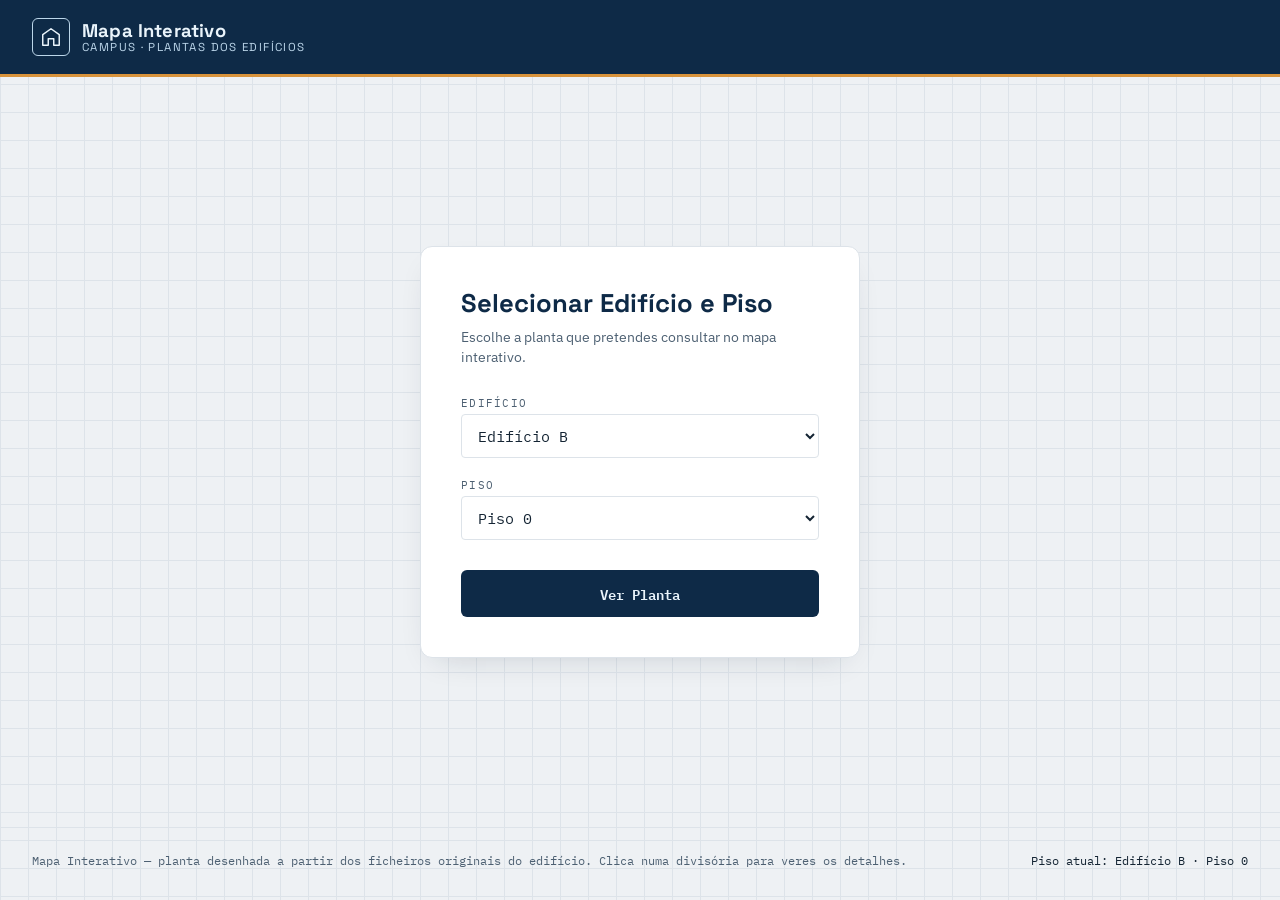
<file: index.html>
<!DOCTYPE html>
<html lang="pt-PT">

<head>
  <meta charset="UTF-8">
  <meta name="viewport" content="width=device-width, initial-scale=1.0">
  <title>Seleção de Planta — Mapa Interativo</title>

  <link rel="preconnect" href="https://fonts.googleapis.com">
  <link href="https://fonts.googleapis.com/css2?family=Space+Grotesk:wght@500;600;700&family=IBM+Plex+Sans:wght@400;500;600&family=IBM+Plex+Mono:wght@400;500&display=swap" rel="stylesheet">

  <link rel="stylesheet" href="public/assets/CSS/style.css">
</head>

<body>

  <div id="header-slot"></div>

  <main class="landing-container">
    <div class="landing-card">
      <h1 class="landing-title">Selecionar Edifício e Piso</h1>
      <p class="landing-subtitle">Escolhe a planta que pretendes consultar no mapa interativo.</p>

      <form id="landing-form" class="landing-form">
        <label class="field">
          <span class="field__label">Edifício</span>
          <select id="landing-select-edificio" class="field__control">
            <option value="B" selected>Edifício B</option>
            <option value="A">Edifício A</option>
          </select>
        </label>

        <label class="field">
          <span class="field__label">Piso</span>
          <select id="landing-select-piso" class="field__control">
            <option value="0" selected>Piso 0</option>
            <option value="1">Piso 1</option>
          </select>
        </label>

        <button type="submit" class="landing-btn">Ver Planta</button>
      </form>
    </div>
  </main>

  <div id="footer-slot"></div>

  <script>
    async function loadInclude(targetSelector, path) {
      const target = document.querySelector(targetSelector);
      if (!target) return;
      try {
        const res = await fetch(path);
        if (!res.ok) throw new Error(`HTTP ${res.status}`);
        target.innerHTML = await res.text();
      } catch (err) {
        console.warn("Falha ao carregar include:", path, err);
      }
    }

    document.addEventListener("DOMContentLoaded", async () => {
      await Promise.all([
        loadInclude("#header-slot", "public/INCLUDES/header.html"),
        loadInclude("#footer-slot", "public/INCLUDES/footer.html")
      ]);

      // Ocultar a navegação do header na página inicial
      const navHeader = document.querySelector(".site-header__nav");
      if (navHeader) {
        navHeader.style.display = "none";
      }

      const selEdificio = document.getElementById("landing-select-edificio");
      const selPiso = document.getElementById("landing-select-piso");
      const form = document.getElementById("landing-form");

      const updatePisoOptions = (edificio) => {
        const optPiso1 = selPiso.querySelector('option[value="1"]');
        if (optPiso1) {
          if (edificio === "A") {
            optPiso1.style.display = "none";
            if (selPiso.value === "1") selPiso.value = "0";
          } else {
            optPiso1.style.display = "block";
          }
        }
      };

      selEdificio.addEventListener("change", () => updatePisoOptions(selEdificio.value));
      updatePisoOptions(selEdificio.value);

      form.addEventListener("submit", (e) => {
        e.preventDefault();
        const ed = selEdificio.value;
        const piso = selPiso.value;
        window.location.href = `HTML/mapa.html?edificio=${ed}&piso=${piso}`;
      });
    });
  </script>

</body>

</html>
</file>
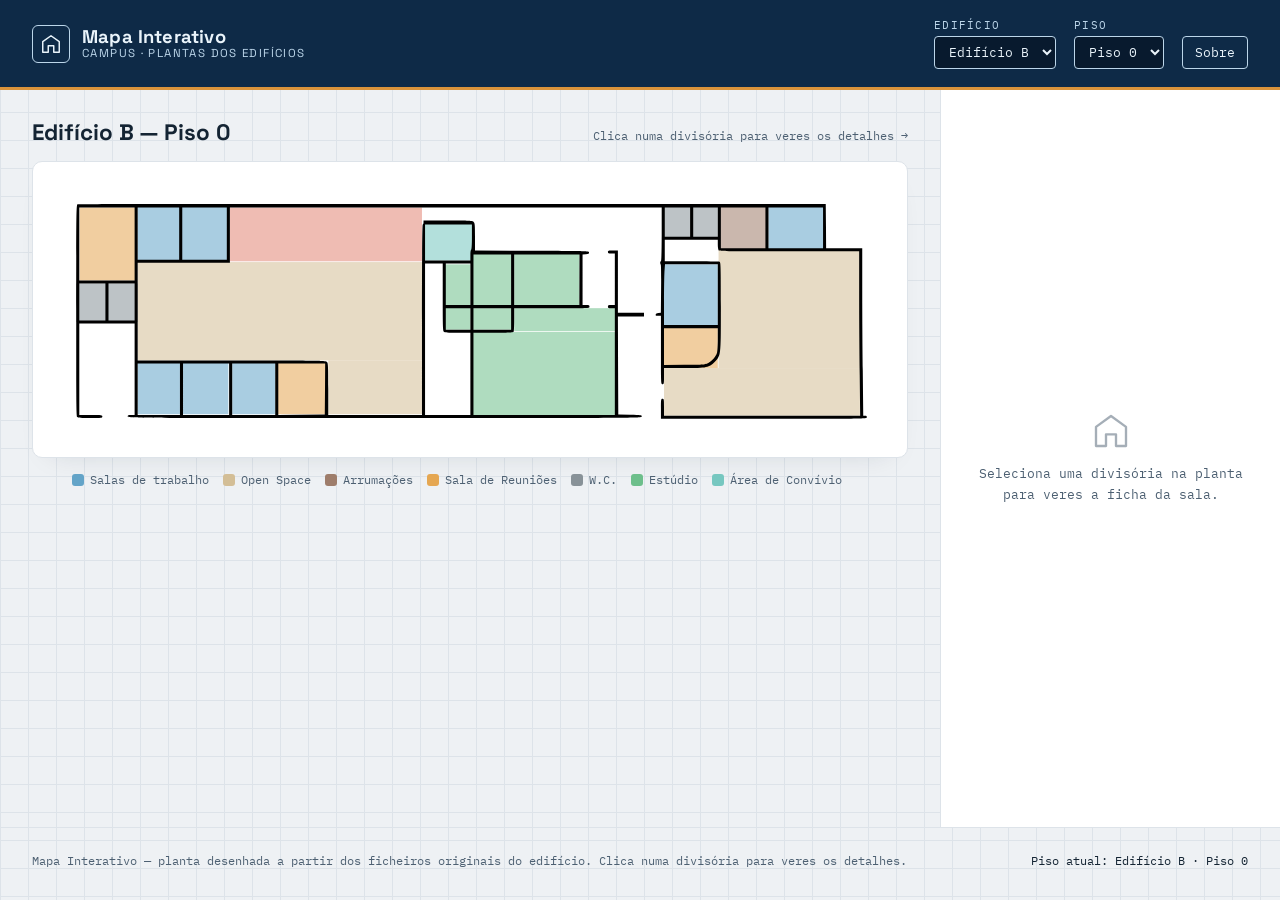
<file: HTML/mapa.html>
<!DOCTYPE html>
<html lang="pt-PT">

<head>
  <meta charset="UTF-8">
  <meta name="viewport" content="width=device-width, initial-scale=1.0">
  <title>Mapa Interativo</title>

  <link rel="preconnect" href="https://fonts.googleapis.com">
  <link href="https://fonts.googleapis.com/css2?family=Space+Grotesk:wght@500;600;700&family=IBM+Plex+Sans:wght@400;500;600&family=IBM+Plex+Mono:wght@400;500&display=swap" rel="stylesheet">

  <link rel="stylesheet" href="../public/assets/CSS/style.css">
</head>

<body>

  <div id="header-slot"></div>

  <main class="app">

    <section class="map-panel">

      <div class="map-panel__heading">
        <h1 id="map-heading-title">Mapa Interativo</h1>
        <span class="map-panel__hint">
          Clica numa divisória para veres os detalhes →
        </span>
      </div>

      <div class="map-frame">
        <div id="svg-container"></div>
      </div>

      <ul class="legend">
        <li class="legend__item">
          <span class="legend__swatch legend__swatch--gabinete" aria-hidden="true"></span>
          Salas de trabalho
        </li>
        <li class="legend__item">
          <span class="legend__swatch legend__swatch--open-space" aria-hidden="true"></span>
          Open Space
        </li>
        <li class="legend__item">
          <span class="legend__swatch legend__swatch--arrumacoes" aria-hidden="true"></span>
          Arrumações
        </li>
        <li class="legend__item">
          <span class="legend__swatch legend__swatch--reuniao" aria-hidden="true"></span>
          Sala de Reuniões
        </li>
        <li class="legend__item">
          <span class="legend__swatch legend__swatch--wc" aria-hidden="true"></span>
          W.C.
        </li>
        <li class="legend__item">
          <span class="legend__swatch legend__swatch--estudio" aria-hidden="true"></span>
          Estúdio
        </li>
        <li class="legend__item">
          <span class="legend__swatch legend__swatch--convivio" aria-hidden="true"></span>
          Área de Convívio
        </li>
      </ul>

    </section>

    <aside class="detail-panel" aria-live="polite">

      <div class="detail-panel__empty" id="detail-empty">

        <svg width="40" height="40" viewBox="0 0 24 24" fill="none" stroke="currentColor" stroke-width="1.4">
          <path d="M3 21V9.5L12 3l9 6.5V21h-6v-7H9v7H3Z" stroke-linejoin="round"/>
        </svg>

        Seleciona uma divisória na planta<br>
        para veres a ficha da sala.

      </div>

      <div class="detail-card" id="detail-card">

        <div class="detail-card__image" id="detail-image">
          <span></span>
        </div>

        <div>
          <div class="detail-card__id" id="detail-id"></div>
        </div>

        <dl class="detail-card__meta">

          <div class="detail-card__stat">
            <dt>Função</dt>
            <dd id="detail-funcao"></dd>
          </div>

          <div class="detail-card__stat">
            <dt>Nº máx. lugares</dt>
            <dd id="detail-capacidade"></dd>
          </div>

        </dl>

        <!-- Container para alinhar os botões lado a lado -->
        <div class="detail-card__actions">
          <button class="detail-card__btn detail-card__btn--primary" id="detail-email">
            Reservar
          </button>

          <button class="detail-card__btn" id="detail-close">
            Fechar ficha
          </button>
        </div>

      </div>

    </aside>

  </main>

  <div id="footer-slot"></div>

  <script src="../public/assets/JS/rooms-data.js"></script>
  <script src="../public/assets/JS/script.js"></script>

</body>

</html>
</file>
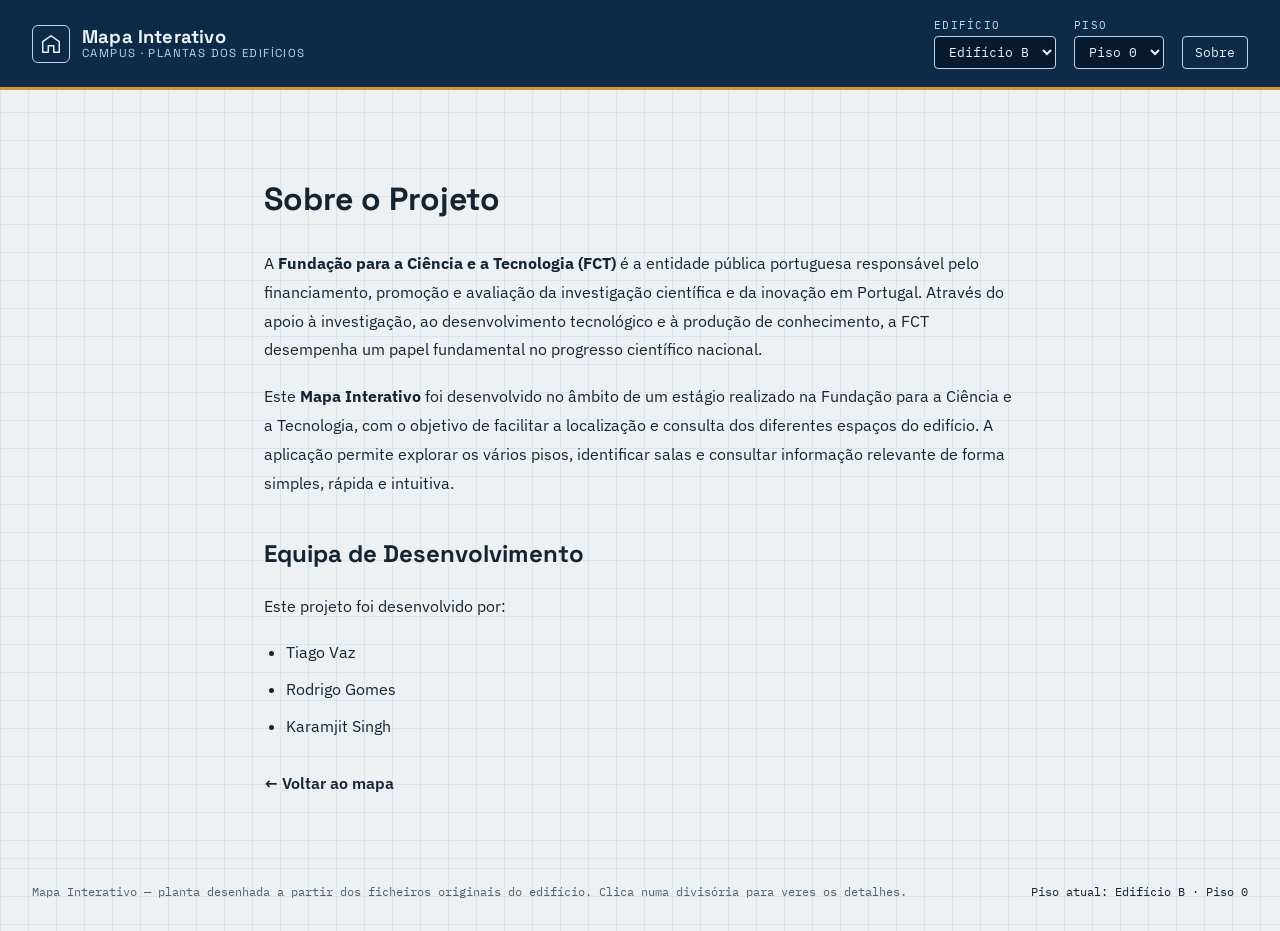
<file: HTML/sobre.html>
<!DOCTYPE html>
<html lang="pt-PT">

<head>
  <meta charset="UTF-8">
  <meta name="viewport" content="width=device-width, initial-scale=1.0">
  <title>Sobre — Mapa Interativo</title>

  <link rel="preconnect" href="https://fonts.googleapis.com">
  <link href="https://fonts.googleapis.com/css2?family=Space+Grotesk:wght@500;600;700&family=IBM+Plex+Sans:wght@400;500;600&family=IBM+Plex+Mono:wght@400;500&display=swap" rel="stylesheet">

  <link rel="stylesheet" href="../public/assets/CSS/style.css">

  <style>
    .about{
      max-width:800px;
      margin:60px auto;
      padding:0 24px;
      font-family:var(--font-body);
      line-height:1.8;
    }

    .about h1{
      font-family:var(--font-display);
      margin-bottom:20px;
    }

    .about h2{
      margin-top:35px;
      margin-bottom:12px;
      font-family:var(--font-display);
    }

    .about p{
      margin-bottom:18px;
    }

    .about ul{
      margin:0;
      padding-left:22px;
    }

    .about li{
      margin-bottom:8px;
    }

    .back-link{
      display:inline-block;
      margin-top:20px;
      text-decoration:none;
      font-weight:600;
    }
  </style>

</head>

<body>

<div id="header-slot"></div>

<main class="about">

<h1>Sobre o Projeto</h1>

<p>
A <strong>Fundação para a Ciência e a Tecnologia (FCT)</strong> é a entidade pública portuguesa responsável pelo financiamento, promoção e avaliação da investigação científica e da inovação em Portugal. Através do apoio à investigação, ao desenvolvimento tecnológico e à produção de conhecimento, a FCT desempenha um papel fundamental no progresso científico nacional.
</p>

<p>
Este <strong>Mapa Interativo</strong> foi desenvolvido no âmbito de um estágio realizado na Fundação para a Ciência e a Tecnologia, com o objetivo de facilitar a localização e consulta dos diferentes espaços do edifício. A aplicação permite explorar os vários pisos, identificar salas e consultar informação relevante de forma simples, rápida e intuitiva.
</p>

<h2>Equipa de Desenvolvimento</h2>

<p>
Este projeto foi desenvolvido por:
</p>

<ul>
  <li>Tiago Vaz</li>
  <li>Rodrigo Gomes</li>
  <li>Karamjit Singh</li>
</ul>

<a class="back-link" href="mapa.html">← Voltar ao mapa</a>

</main>

<div id="footer-slot"></div>

<script>
document.addEventListener("DOMContentLoaded", async () => {

  async function load(selector, path){
    const element = document.querySelector(selector);

    try{
      const response = await fetch(path);

      if(!response.ok){
        throw new Error(response.status);
      }

      element.innerHTML = await response.text();

    }catch(err){
      console.error("Erro ao carregar:", path, err);
    }
  }

  await load("#header-slot","../public/INCLUDES/header.html");
  await load("#footer-slot","../public/INCLUDES/footer.html");

});
</script>

</body>

</html>
</file>
<file: public/assets/CSS/style.css>
/* =================================================================
   Mapa Interativo — folha de estilos principal
   Direção visual: "planta técnica" (blueprint) — a app parece uma
   prancheta de arquitetura: fundo claro de papel milimétrico fora
   do desenho, e a planta em si em tom de cianótipo (azul profundo)
   com traços finos, como um desenho técnico real.
   ================================================================= */

:root {
  /* --- cor base blueprint / papel --- */
  --paper: #eef1f4;
  --paper-line: #dde3e9;
  --ink: #142433;
  --ink-soft: #4d6072;
  --blueprint: #0e2a47;
  --blueprint-deep: #081a2e;
  --line: #bcd6ea;
  --line-strong: #eaf4fb;
  --accent: #d9933b;
  --accent-ink: #4a2f08;

  /* --- CORES DOS COMPARTIMENTOS (PALETA PASTEL / SOFT) --- */
  --room-rececao: #4a627a;         /* Receção — Azul Slate suave */
  --room-copa: #e28575;            /* Copa / Refeitório — Coral pastel */
  --room-trabalho: #63a4c8;        /* Salas de Trabalho — Azul suave */
  --room-open-space: #d3be96;      /* Open Space — Bege / Areia */
  --room-reuniao: #e5a752;        /* Salas de Reunião — Âmbar / Laranja macio */
  --room-cabines: #d86969;        /* Cabines / Phone Booths — Terracota leve */
  --room-estudio: #6dbf8b;         /* Estúdio — Verde Sálvia */
  --room-quadro-eletrico: #e3c465; /* Quadro Elétrico / FV — Mostarda suave */
  --room-wc: #889298;              /* WC — Cinza Azulado */
  --room-arrumacoes: #9e7d6b;      /* Arrumações / Apoio — Castanho acinzentado */

  /* Aliases para compatibilidade legada */
  --room-gabinete: var(--room-trabalho);
  --room-circulacao: #a0b2c1;
  --room-convivio: #76c7c0;
  --room-apoio: var(--room-arrumacoes);

  /* --- tipografia --- */
  --font-display: "Space Grotesk", "IBM Plex Sans", sans-serif;
  --font-body: "IBM Plex Sans", system-ui, sans-serif;
  --font-mono: "IBM Plex Mono", ui-monospace, monospace;

  --radius: 6px;
}

* { box-sizing: border-box; }

html, body {
  margin: 0;
  padding: 0;
  background: var(--paper);
  color: var(--ink);
  font-family: var(--font-body);
}

body {
  background-image:
    linear-gradient(var(--paper-line) 1px, transparent 1px),
    linear-gradient(90deg, var(--paper-line) 1px, transparent 1px);
  background-size: 28px 28px;
  min-height: 100vh;
  display: flex;
  flex-direction: column;
}

a { color: inherit; }

/* -------------------------------------------------------------- */
/* Header                                                         */
/* -------------------------------------------------------------- */
.site-header {
  display: flex;
  align-items: center;
  justify-content: space-between;
  gap: 24px;
  flex-wrap: wrap;
  padding: 18px 32px;
  background: var(--blueprint);
  color: var(--line-strong);
  border-bottom: 3px solid var(--accent);
}

.site-header__brand {
  display: flex;
  align-items: center;
  gap: 12px;
}

.site-header__mark {
  display: grid;
  place-items: center;
  width: 38px;
  height: 38px;
  border: 1.5px solid var(--line);
  border-radius: var(--radius);
  color: var(--line-strong);
}

.site-header__title {
  display: flex;
  flex-direction: column;
  line-height: 1.15;
  font-family: var(--font-display);
}

.site-header__title strong {
  font-size: 1.15rem;
  letter-spacing: 0.01em;
}

.site-header__title span {
  font-size: 0.72rem;
  text-transform: uppercase;
  letter-spacing: 0.12em;
  color: var(--line);
}

.site-header__nav {
  display: flex;
  align-items: flex-end;
  gap: 18px;
  flex-wrap: wrap;
}

.field {
  display: flex;
  flex-direction: column;
  gap: 4px;
  font-family: var(--font-mono);
}

.field__label {
  font-size: 0.66rem;
  text-transform: uppercase;
  letter-spacing: 0.12em;
  color: var(--line);
}

.field__control {
  background: var(--blueprint-deep);
  color: var(--line-strong);
  border: 1px solid var(--line);
  border-radius: 4px;
  padding: 6px 10px;
  font-family: var(--font-mono);
  font-size: 0.82rem;
}

.site-header__link {
  align-self: flex-end; /* Alinha o botão pelo fundo, tal como as caixas dos selects */
  text-decoration: none;
  font-family: var(--font-mono);
  font-size: 0.8rem;
  border: 1px solid var(--line);
  padding: 7px 12px;
  border-radius: 4px;
  color: var(--line-strong);
  transition: background 0.15s ease, color 0.15s ease;
}

.site-header__link:hover {
  background: var(--accent);
  border-color: var(--accent);
  color: var(--accent-ink);
}

/* -------------------------------------------------------------- */
/* Landing / Página Inicial (Index)                               */
/* -------------------------------------------------------------- */
.landing-container {
  flex: 1;
  display: flex;
  align-items: center;
  justify-content: center;
  padding: 40px 20px;
}

.landing-card {
  background: #ffffff;
  border-radius: 12px;
  border: 1px solid var(--paper-line);
  box-shadow: 0 12px 32px -16px rgba(20, 36, 51, 0.2);
  padding: 40px;
  max-width: 440px;
  width: 100%;
}

.landing-title {
  font-family: var(--font-display);
  font-size: 1.6rem;
  margin: 0 0 8px 0;
  color: var(--blueprint);
}

.landing-subtitle {
  font-size: 0.9rem;
  color: var(--ink-soft);
  margin: 0 0 28px 0;
  line-height: 1.4;
}

.landing-form {
  display: flex;
  flex-direction: column;
  gap: 20px;
}

.landing-form .field__label {
  color: var(--ink-soft);
}

.landing-form .field__control {
  background: #ffffff;
  color: var(--ink);
  border: 1px solid var(--paper-line);
  padding: 10px 12px;
  font-size: 0.95rem;
}

.landing-form .field__control:focus {
  outline: none;
  border-color: var(--blueprint);
}

.landing-btn {
  margin-top: 10px;
  background: var(--blueprint);
  color: var(--line-strong);
  border: none;
  padding: 12px 20px;
  font-family: var(--font-mono);
  font-size: 0.9rem;
  font-weight: 600;
  border-radius: var(--radius);
  cursor: pointer;
  transition: background 0.15s ease;
}

.landing-btn:hover {
  background: var(--blueprint-deep);
}

/* -------------------------------------------------------------- */
/* Layout principal                                               */
/* -------------------------------------------------------------- */
.app {
  flex: 1;
  display: grid;
  grid-template-columns: minmax(0, 1fr) 340px;
  gap: 0;
  align-items: stretch;
}

.map-panel {
  position: relative;
  padding: 28px 32px 12px;
  min-width: 0;
}

.map-panel__heading {
  display: flex;
  align-items: baseline;
  justify-content: space-between;
  margin-bottom: 14px;
  flex-wrap: wrap;
  gap: 8px;
}

.map-panel__heading h1 {
  font-family: var(--font-display);
  font-size: 1.4rem;
  margin: 0;
}

.map-panel__hint {
  font-family: var(--font-mono);
  font-size: 0.76rem;
  color: var(--ink-soft);
} 

.map-container {
  width: 100%;
  height: calc(100vh - 180px);
}

#mapa-svg {
  width: 100%;
  height: 100%;
  border: none;
}

.map-frame {
  background: #ffffff;
  border-radius: 10px;
  box-shadow: 0 12px 28px -20px rgba(20, 36, 51, 0.18);
  padding: 24px;
  border: 1px solid var(--paper-line);
  width: 100%;
  display: block;
}

.map-frame svg, #svg-container svg {
  width: 100% !important;
  height: auto !important;
  max-height: none !important;
  display: block;
}

/* -------------------------------------------------------------- */
/* Salas dentro do SVG                                            */
/* -------------------------------------------------------------- */
svg .room,
.room {
  cursor: pointer !important;
  fill-opacity: 0.55 !important;
  mix-blend-mode: normal !important;
  stroke: none !important;
  transition: fill-opacity 0.2s ease, filter 0.2s ease !important;
}

svg .room:hover,
.room:hover {
  fill-opacity: 0.8 !important;
  filter: brightness(1.05) !important;
}

svg .room.is-selected,
.room.is-selected {
  fill-opacity: 0.85 !important;
  mix-blend-mode: normal !important;
  stroke: var(--accent) !important;
  stroke-width: 20px !important;
  stroke-dasharray: 60 40;
  animation: march 12s linear infinite;
}

/* Atribuição de cores com seletor de alta especificidade */
svg rect.room--rececao,          .room--rececao          { fill: var(--room-rececao) !important; }
svg rect.room--copa,             .room--copa             { fill: var(--room-copa) !important; }
svg rect.room--trabalho,         .room--trabalho         { fill: var(--room-trabalho) !important; }
svg rect.room--gabinete,         .room--gabinete         { fill: var(--room-gabinete) !important; }
svg rect.room--open-space,       .room--open-space       { fill: var(--room-open-space) !important; }
svg rect.room--reuniao,          .room--reuniao          { fill: var(--room-reuniao) !important; }
svg rect.room--cabines,          .room--cabines          { fill: var(--room-cabines) !important; }
svg rect.room--estudio,          .room--estudio          { fill: var(--room-estudio) !important; }
svg rect.room--quadro-eletrico,  .room--quadro-eletrico  { fill: var(--room-quadro-eletrico) !important; }
svg rect.room--wc,               .room--wc               { fill: var(--room-wc) !important; }
svg rect.room--arrumacoes,       .room--arrumacoes       { fill: var(--room-arrumacoes) !important; }
svg rect.room--apoio,            .room--apoio            { fill: var(--room-apoio) !important; }
svg rect.room--circulacao,       .room--circulacao       { fill: var(--room-circulacao) !important; }
svg rect.room--convivio,         .room--convivio         { fill: var(--room-convivio) !important; }

.walls {
  fill: none;
  stroke: var(--ink);
  stroke-width: 1.8;
  stroke-linejoin: round;
}

.walls--exterior {
  stroke: var(--ink-soft);
  stroke-width: 1.2;
  stroke-dasharray: 3 3;
}

.deco {
  fill: none;
  stroke: var(--ink-soft);
  stroke-width: 1;
}

.deco-fill { fill: #eef1f4; }

.room-label {
  font-family: var(--font-mono);
  font-size: 9.5px;
  fill: var(--ink);
  pointer-events: none;
  opacity: 0.8;
  text-anchor: middle;
}

.floor-group {
  display: none !important;
}

.floor-group.is-active {
  display: block !important;
}

/* --- Legenda --- */
.legend {
  display: flex;
  flex-wrap: wrap;
  gap: 14px;
  margin-top: 14px;
  font-family: var(--font-mono);
  font-size: 0.72rem;
  color: var(--ink-soft);
}

.legend__item { display: flex; align-items: center; gap: 6px; }

.legend__swatch {
  width: 12px;
  height: 12px;
  border-radius: 3px;
  display: inline-block;
}

.legend__swatch--rececao          { background: var(--room-rececao); }
.legend__swatch--copa             { background: var(--room-copa); }
.legend__swatch--trabalho         { background: var(--room-trabalho); }
.legend__swatch--gabinete         { background: var(--room-gabinete); }
.legend__swatch--open-space       { background: var(--room-open-space); }
.legend__swatch--reuniao          { background: var(--room-reuniao); }
.legend__swatch--cabines          { background: var(--room-cabines); }
.legend__swatch--estudio          { background: var(--room-estudio); }
.legend__swatch--quadro-eletrico  { background: var(--room-quadro-eletrico); }
.legend__swatch--wc               { background: var(--room-wc); }
.legend__swatch--arrumacoes       { background: var(--room-arrumacoes); }
.legend__swatch--apoio            { background: var(--room-apoio); }
.legend__swatch--circulacao       { background: var(--room-circulacao); }
.legend__swatch--convivio         { background: var(--room-convivio); }

/* -------------------------------------------------------------- */
/* Painel de detalhes                                             */
/* -------------------------------------------------------------- */
.detail-panel {
  border-left: 1px solid var(--paper-line);
  padding: 28px 24px;
  display: flex;
  flex-direction: column;
  gap: 18px;
  background: #fff;
}

.detail-panel__empty {
  margin: auto 0;
  text-align: center;
  color: var(--ink-soft);
  font-family: var(--font-mono);
  font-size: 0.84rem;
  line-height: 1.6;
}

.detail-panel__empty svg {
  display: block;
  margin: 0 auto 12px;
  opacity: 0.5;
}

.detail-card { display: none; flex-direction: column; gap: 16px; }
.detail-card.is-active { display: flex; }

.detail-card__image {
  width: 100%;
  aspect-ratio: 4 / 3;
  border-radius: var(--radius);
  display: grid;
  place-items: center;
  font-family: var(--font-display);
  font-size: 2.6rem;
  color: #fff;
  letter-spacing: 0.02em;
  position: relative;
  overflow: hidden;
}

.detail-card__image span {
  position: relative;
  z-index: 1;
}

.detail-card__image::after {
  content: "";
  position: absolute;
  inset: 0;
  background-image: linear-gradient(rgba(255,255,255,0.16) 1px, transparent 1px),
                    linear-gradient(90deg, rgba(255,255,255,0.16) 1px, transparent 1px);
  background-size: 14px 14px;
}

.detail-card__id {
  font-family: var(--font-mono);
  font-size: 0.72rem;
  letter-spacing: 0.14em;
  text-transform: uppercase;
  color: var(--ink-soft);
}

.detail-card__name {
  font-family: var(--font-display);
  font-size: 1.35rem;
  margin: 2px 0 0;
}

.detail-card__meta {
  display: grid;
  grid-template-columns: 1fr 1fr;
  gap: 12px;
}

.detail-card__stat {
  border: 1px solid var(--paper-line);
  border-radius: var(--radius);
  padding: 10px 12px;
}

.detail-card__stat dt {
  font-family: var(--font-mono);
  font-size: 0.65rem;
  text-transform: uppercase;
  letter-spacing: 0.1em;
  color: var(--ink-soft);
  margin: 0 0 4px;
}

.detail-card__stat dd {
  margin: 0;
  font-size: 0.95rem;
  font-weight: 600;
}

/* -------------------------------------------------------------- */
/* Ações do Painel (Botões Lado a Lado Alinhados)                 */
/* -------------------------------------------------------------- */
.detail-card__actions {
  display: grid;
  grid-template-columns: 1fr 1fr;
  gap: 10px;
  width: 100%;
  margin-top: 4px;
}

.detail-card__btn {
  width: 100%;
  display: inline-flex;
  align-items: center;
  justify-content: center;
  padding: 10px 12px;
  font-family: var(--font-mono);
  font-size: 0.76rem;
  font-weight: 500;
  border-radius: var(--radius);
  border: 1px solid var(--paper-line);
  background: transparent;
  color: var(--ink-soft);
  cursor: pointer;
  transition: all 0.15s ease;
  box-sizing: border-box;
}

.detail-card__btn:hover {
  border-color: var(--ink-soft);
  color: var(--ink);
}

/* Botão Principal (Reservar) */
.detail-card__btn--primary {
  background: var(--blueprint);
  color: var(--line-strong);
  border-color: var(--blueprint);
}

.detail-card__btn--primary:hover {
  background: var(--blueprint-deep);
  border-color: var(--blueprint-deep);
  color: #ffffff;
}

/* -------------------------------------------------------------- */
/* Footer                                                         */
/* -------------------------------------------------------------- */
.site-footer {
  padding: 14px 32px 20px;
  font-family: var(--font-mono);
  font-size: 0.72rem;
  color: var(--ink-soft);
  display: flex;
  justify-content: space-between;
  gap: 12px;
  flex-wrap: wrap;
  border-top: 1px solid var(--paper-line);
}

.site-footer__meta { color: var(--ink); }

/* -------------------------------------------------------------- */
/* Responsivo & Acessibilidade                                    */
/* -------------------------------------------------------------- */
@media (max-width: 900px) {
  .app { grid-template-columns: 1fr; }

  .detail-panel {
    border-left: none;
    border-top: 1px solid var(--paper-line);
  }

  .site-header__nav { width: 100%; justify-content: space-between; }
}

@media (max-width: 560px) {
  .site-header { padding: 14px 18px; }
  .map-panel { padding: 20px 16px 8px; }
  .detail-panel { padding: 20px 16px; }
}

@media (prefers-reduced-motion: reduce) {
  .room.is-selected { animation: none; }
}
</file>
